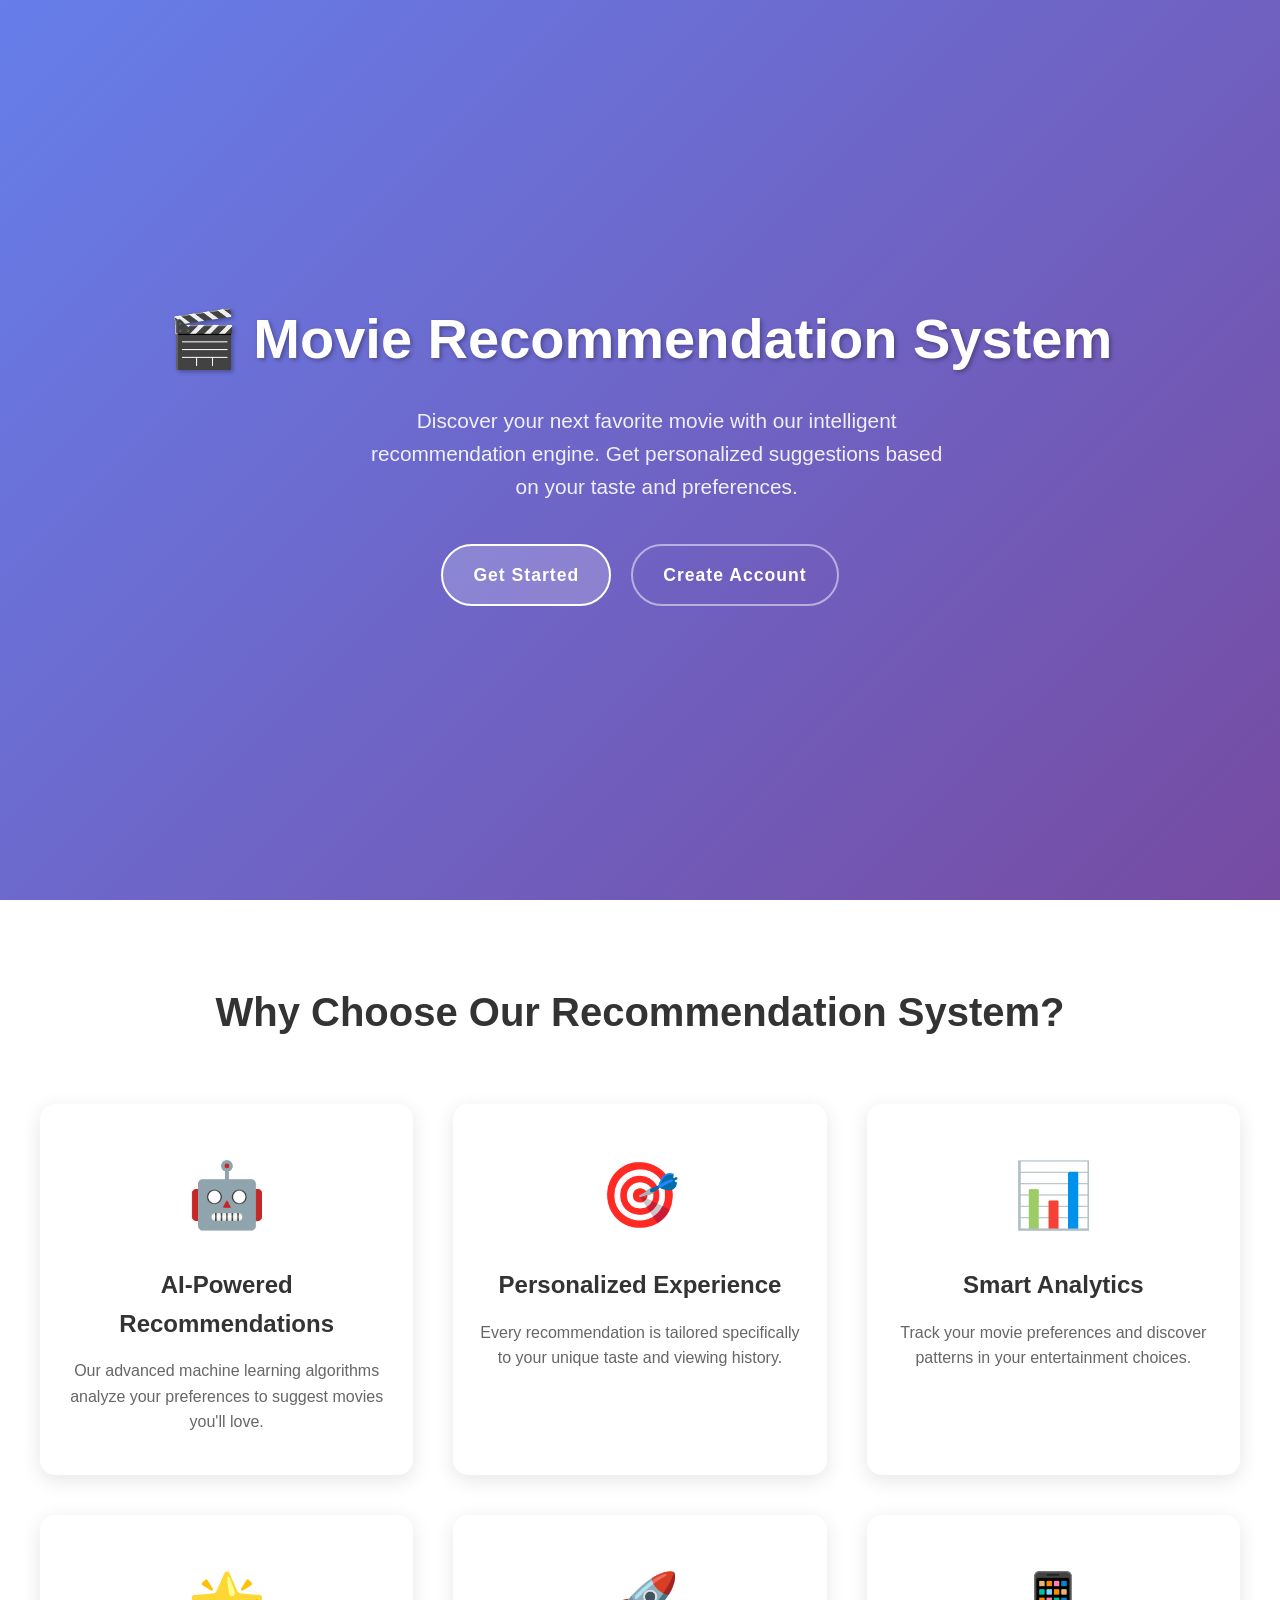
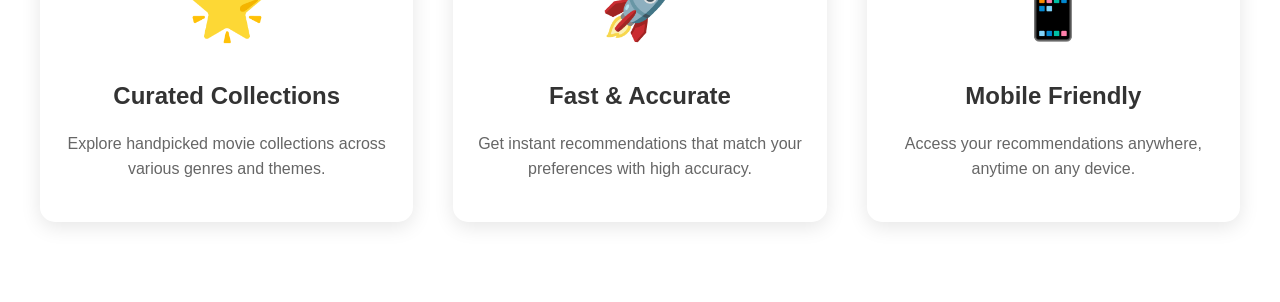
<file: templates/index.html>
<!DOCTYPE html>
<html lang="en">
<head>
    <meta charset="UTF-8">
    <meta name="viewport" content="width=device-width, initial-scale=1.0">
    <title>Movie Recommendation System - Home</title>
    <link rel="stylesheet" href="../static/css/style.css">
    <link rel="stylesheet" href="../static/css/auth.css">
    <style>
        .hero-section {
            background: linear-gradient(135deg, #667eea 0%, #764ba2 100%);
            color: white;
            text-align: center;
            padding: 100px 20px;
            min-height: 100vh;
            display: flex;
            align-items: center;
            justify-content: center;
            flex-direction: column;
        }
        
        .hero-content h1 {
            font-size: 3.5rem;
            margin-bottom: 20px;
            font-weight: bold;
            text-shadow: 2px 2px 4px rgba(0,0,0,0.3);
        }
        
        .hero-content p {
            font-size: 1.3rem;
            margin-bottom: 40px;
            max-width: 600px;
            line-height: 1.6;
            opacity: 0.9;
        }
        
        .hero-buttons {
            display: flex;
            gap: 20px;
            flex-wrap: wrap;
            justify-content: center;
        }
        
        .hero-btn {
            padding: 15px 30px;
            font-size: 1.1rem;
            border-radius: 50px;
            text-decoration: none;
            transition: all 0.3s ease;
            font-weight: 600;
            letter-spacing: 1px;
        }
        
        .hero-btn-primary {
            background: rgba(255, 255, 255, 0.2);
            color: white;
            border: 2px solid white;
        }
        
        .hero-btn-primary:hover {
            background: white;
            color: #667eea;
            transform: translateY(-2px);
            box-shadow: 0 10px 25px rgba(0,0,0,0.2);
        }
        
        .hero-btn-secondary {
            background: transparent;
            color: white;
            border: 2px solid rgba(255, 255, 255, 0.5);
        }
        
        .hero-btn-secondary:hover {
            background: rgba(255, 255, 255, 0.1);
            border-color: white;
            transform: translateY(-2px);
        }
        
        .features-section {
            background: white;
            padding: 80px 20px;
        }
        
        .features-container {
            max-width: 1200px;
            margin: 0 auto;
        }
        
        .features-title {
            text-align: center;
            font-size: 2.5rem;
            margin-bottom: 60px;
            color: #333;
        }
        
        .features-grid {
            display: grid;
            grid-template-columns: repeat(auto-fit, minmax(300px, 1fr));
            gap: 40px;
        }
        
        .feature-card {
            text-align: center;
            padding: 40px 20px;
            border-radius: 15px;
            box-shadow: 0 5px 20px rgba(0,0,0,0.1);
            transition: transform 0.3s ease;
        }
        
        .feature-card:hover {
            transform: translateY(-10px);
        }
        
        .feature-icon {
            font-size: 4rem;
            margin-bottom: 20px;
        }
        
        .feature-card h3 {
            font-size: 1.5rem;
            margin-bottom: 15px;
            color: #333;
        }
        
        .feature-card p {
            color: #666;
            line-height: 1.6;
        }
        
        @media (max-width: 768px) {
            .hero-content h1 {
                font-size: 2.5rem;
            }
            
            .hero-content p {
                font-size: 1.1rem;
            }
            
            .hero-buttons {
                flex-direction: column;
                align-items: center;
            }
            
            .hero-btn {
                width: 250px;
            }
        }
    </style>
</head>
<body>
    <div class="hero-section">
        <div class="hero-content">
            <h1>🎬 Movie Recommendation System</h1>
            <p style="text-align: center; margin-left: 20%;">
                Discover your next favorite movie with our intelligent recommendation engine. 
                Get personalized suggestions based on your taste and preferences.
            </p>
            <div class="hero-buttons">
                <a href="login.html" class="hero-btn hero-btn-primary">Get Started</a>
                <a href="register.html" class="hero-btn hero-btn-secondary">Create Account</a>
            </div>
        </div>
    </div>
    
    <div class="features-section">
        <div class="features-container">
            <h2 class="features-title">Why Choose Our Recommendation System?</h2>
            <div class="features-grid">
                <div class="feature-card">
                    <div class="feature-icon">🤖</div>
                    <h3>AI-Powered Recommendations</h3>
                    <p>Our advanced machine learning algorithms analyze your preferences to suggest movies you'll love.</p>
                </div>
                
                <div class="feature-card">
                    <div class="feature-icon">🎯</div>
                    <h3>Personalized Experience</h3>
                    <p>Every recommendation is tailored specifically to your unique taste and viewing history.</p>
                </div>
                
                <div class="feature-card">
                    <div class="feature-icon">📊</div>
                    <h3>Smart Analytics</h3>
                    <p>Track your movie preferences and discover patterns in your entertainment choices.</p>
                </div>
                
                <div class="feature-card">
                    <div class="feature-icon">🌟</div>
                    <h3>Curated Collections</h3>
                    <p>Explore handpicked movie collections across various genres and themes.</p>
                </div>
                
                <div class="feature-card">
                    <div class="feature-icon">🚀</div>
                    <h3>Fast & Accurate</h3>
                    <p>Get instant recommendations that match your preferences with high accuracy.</p>
                </div>
                
                <div class="feature-card">
                    <div class="feature-icon">📱</div>
                    <h3>Mobile Friendly</h3>
                    <p>Access your recommendations anywhere, anytime on any device.</p>
                </div>
            </div>
        </div>
    </div>
    
    <script>
        // Check if user is already logged in
        document.addEventListener('DOMContentLoaded', function() {
            const userData = sessionStorage.getItem('currentUser');
            if (userData) {
                // User is logged in, redirect to dashboard
                window.location.href = 'dashboard.html';
            }
        });
        
        // Add smooth scrolling
        document.querySelectorAll('a[href^="#"]').forEach(anchor => {
            anchor.addEventListener('click', function (e) {
                e.preventDefault();
                document.querySelector(this.getAttribute('href')).scrollIntoView({
                    behavior: 'smooth'
                });
            });
        });
    </script>
</body>
</html>
</file>
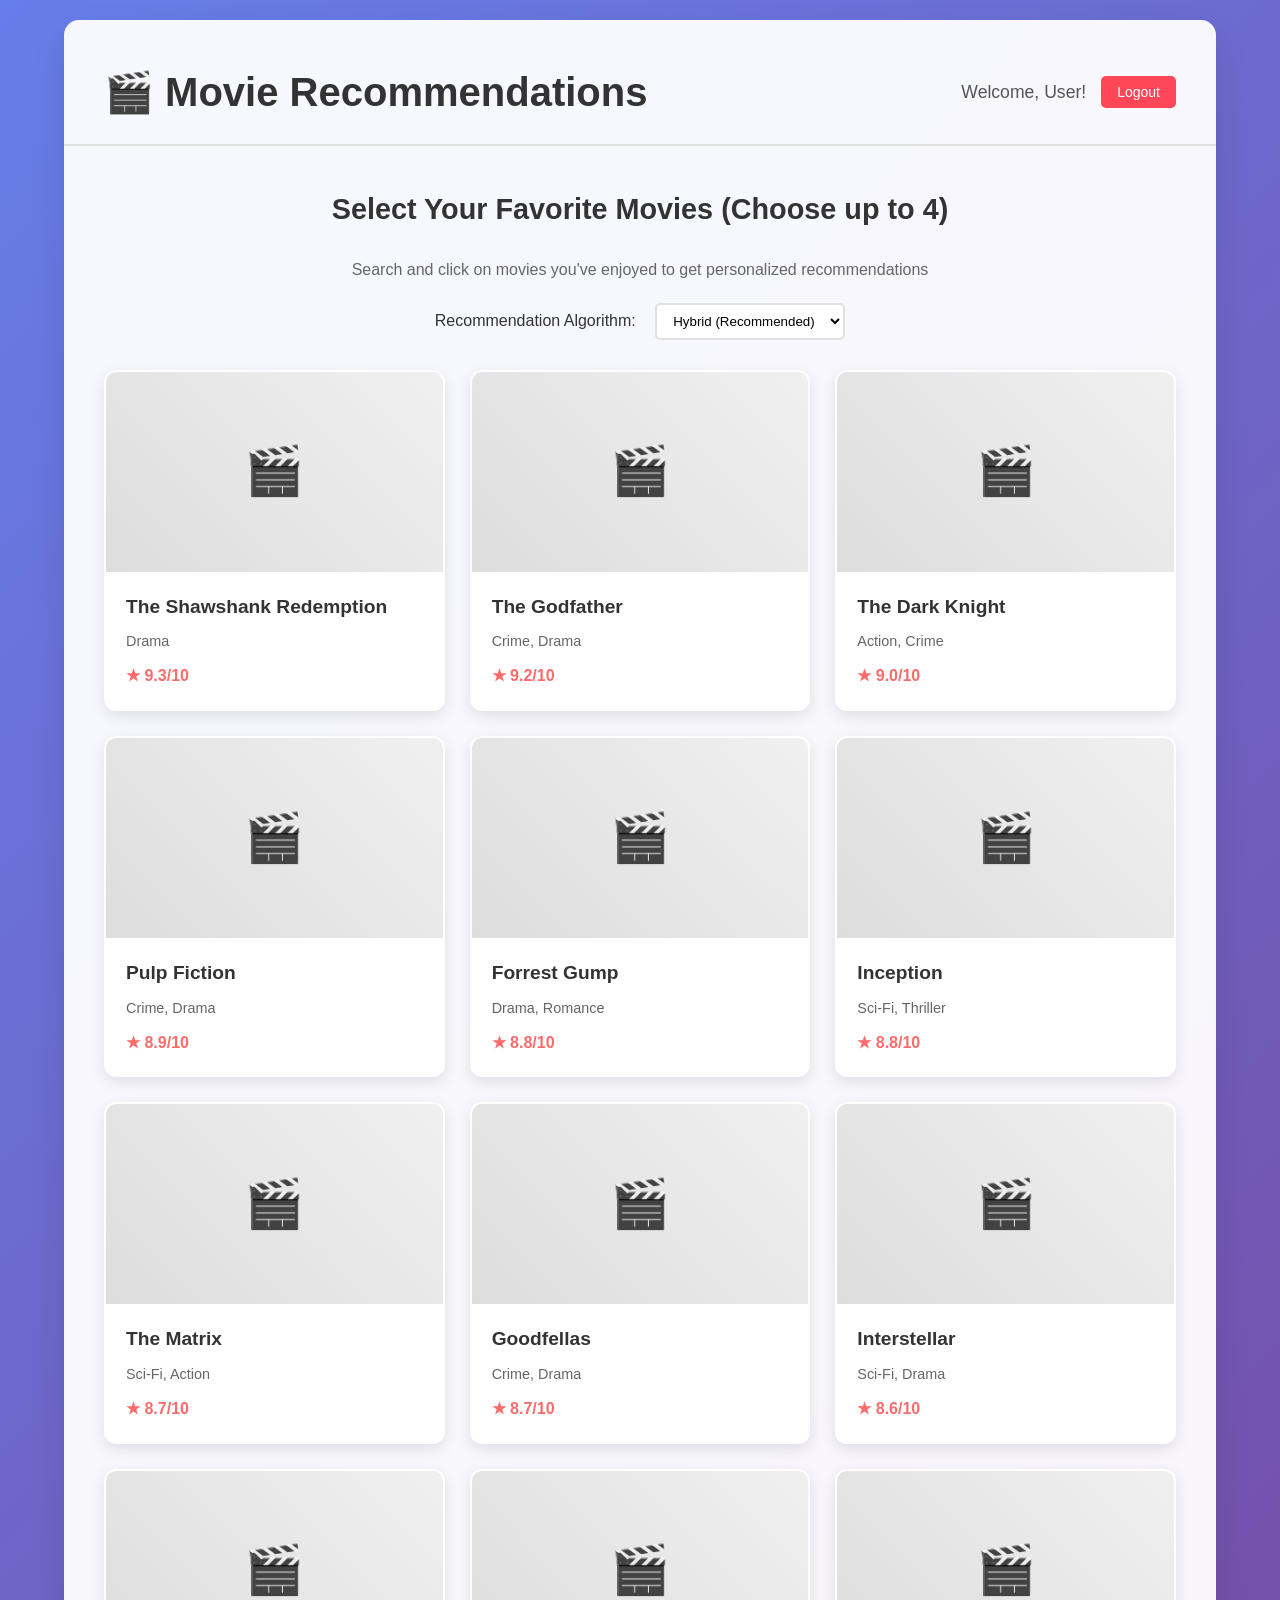
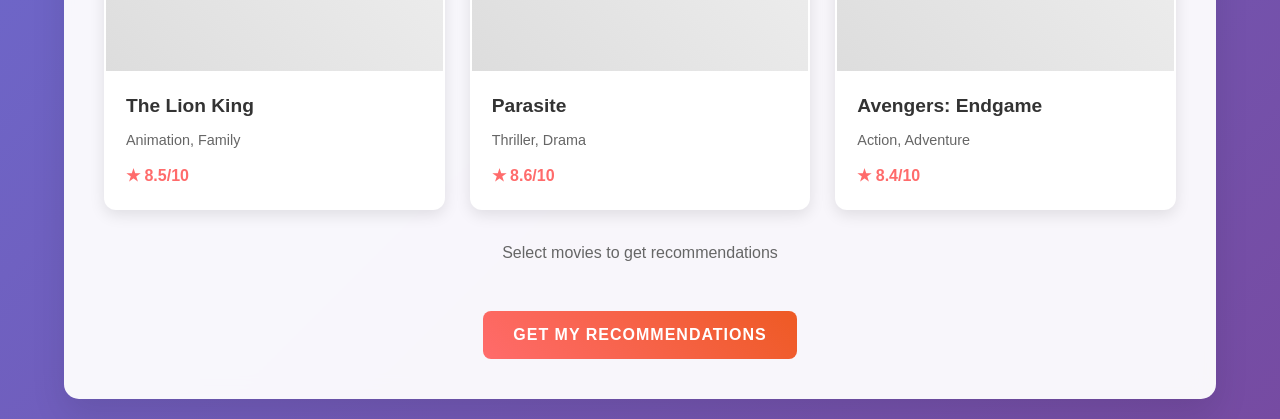
<file: templates/dashboard.html>
<!DOCTYPE html>
<html lang="en">
<head>
    <meta charset="UTF-8">
    <meta name="viewport" content="width=device-width, initial-scale=1.0">
    <title>Dashboard - Movie Recommendation System</title>
    <link rel="stylesheet" href="../static/css/style.css">
</head>
<body>
    <div class="container">
        <div class="main-header">
            <h1 class="main-title">🎬 Movie Recommendations</h1>
            <div class="user-info">
                <span class="user-name">Welcome, <span id="currentUser">User</span>!</span>
                <button class="btn-logout" onclick="MovieApp.logout()">Logout</button>
            </div>
        </div>

        <div class="movies-section">
            <h2 class="section-title">Select Your Favorite Movies (Choose up to 4)</h2>
            <p style="text-align: center; color: #666; margin-bottom: 20px;">
                Search and click on movies you've enjoyed to get personalized recommendations
            </p>
            
            <!-- Search will be inserted here by JavaScript -->
            
            <!-- Algorithm Selection -->
            <div style="text-align: center; margin-bottom: 30px;">
                <label style="margin-right: 15px; color: #333; font-weight: 500;">Recommendation Algorithm:</label>
                <select id="algorithmSelect" onchange="changeAlgorithm()" style="padding: 8px 12px; border: 2px solid #e1e1e1; border-radius: 5px; background: white;">
                    <option value="hybrid">Hybrid (Recommended)</option>
                    <option value="content_based">Content-Based</option>
                    <option value="collaborative">Collaborative Filtering</option>
                </select>
            </div>
            
            <div class="movies-grid" id="moviesGrid">
                <!-- Movies will be populated from MovieLens database -->
                <div style="grid-column: 1 / -1; text-align: center; padding: 40px;">
                    <div style="font-size: 2rem; margin-bottom: 10px;">🎬</div>
                    <p>Loading movies from database...</p>
                </div>
            </div>
            
            <div style="text-align: center; margin-top: 30px;">
                <div id="selectionInfo" style="margin-bottom: 15px; color: #666;">
                    Select movies to get recommendations
                </div>
                <button class="btn btn-recommend" id="getRecommendationsBtn" onclick="getRecommendations()">
                    Get My Recommendations
                </button>
            </div>
        </div>

        <div class="recommendations-section hidden" id="recommendationsSection">
            <h2 class="section-title">🌟 Recommended For You</h2>
            <div id="recommendationInfo" style="text-align: center; margin-bottom: 25px; color: #666;">
                <!-- Algorithm info will be displayed here -->
            </div>
            <div class="recommendations-grid" id="recommendationsGrid">
                <!-- Recommendations will be populated by JavaScript -->
            </div>
            
            <!-- Feedback Section -->
            <div style="text-align: center; margin-top: 40px; padding: 20px; background: #f8f9ff; border-radius: 10px;">
                <h3 style="color: #333; margin-bottom: 15px;">How did we do?</h3>
                <p style="color: #666; margin-bottom: 20px;">Your feedback helps us improve our recommendations</p>
                <div id="feedbackButtons" style="display: flex; gap: 10px; justify-content: center; flex-wrap: wrap;">
                    <button onclick="provideFeedback('excellent')" class="btn" style="background: #2ed573; color: white;">😍 Excellent</button>
                    <button onclick="provideFeedback('good')" class="btn" style="background: #ffa502; color: white;">😊 Good</button>
                    <button onclick="provideFeedback('okay')" class="btn" style="background: #ff6b6b; color: white;">😐 Okay</button>
                    <button onclick="provideFeedback('poor')" class="btn" style="background: #ff4757; color: white;">😞 Poor</button>
                </div>
            </div>
        </div>
        
        <!-- User Statistics Section -->
        <div id="statsSection" class="hidden" style="margin-top: 40px; padding: 40px; border-top: 2px solid #e1e1e1;">
            <h2 class="section-title">📊 Your Movie Stats</h2>
            <div style="display: grid; grid-template-columns: repeat(auto-fit, minmax(200px, 1fr)); gap: 20px;">
                <div style="background: linear-gradient(45deg, #667eea, #764ba2); color: white; padding: 20px; border-radius: 10px; text-align: center;">
                    <h3 style="margin-bottom: 10px;">Movies Selected</h3>
                    <p id="selectedCount" style="font-size: 2rem; font-weight: bold;">0</p>
                </div>
                <div style="background: linear-gradient(45deg, #ff6b6b, #ee5a24); color: white; padding: 20px; border-radius: 10px; text-align: center;">
                    <h3 style="margin-bottom: 10px;">Recommendations</h3>
                    <p id="recommendationCount" style="font-size: 2rem; font-weight: bold;">0</p>
                </div>
                <div style="background: linear-gradient(45deg, #2ed573, #17a085); color: white; padding: 20px; border-radius: 10px; text-align: center;">
                    <h3 style="margin-bottom: 10px;">Diversity Score</h3>
                    <p id="diversityScore" style="font-size: 2rem; font-weight: bold;">-</p>
                </div>
            </div>
        </div>
    </div>

    <script src="../static/js/main.js"></script>
    <script src="../static/js/recommendations.js"></script>
    <script>
        let recommendationUI;
        
        // Initialize the dashboard
        document.addEventListener('DOMContentLoaded', function() {
            // Check authentication
            if (!MovieApp.checkAuth()) {
                return;
            }
            
            // Initialize recommendation system
            recommendationUI = RecommendationSystem.initRecommendationSystem(movies);
            
            // Initialize the main app
            MovieApp.init();
            
            // Show stats section
            document.getElementById('statsSection').classList.remove('hidden');
        });
        
        // Enhanced recommendation function
        async function getRecommendations() {
            if (selectedMovies.length === 0) {
                MovieApp.showAlert('Please select at least one movie!', 'error');
                return;
            }

            // Show loading state
            const btn = document.getElementById('getRecommendationsBtn');
            const originalText = btn.textContent;
            btn.textContent = 'Getting Recommendations...';
            btn.disabled = true;

            try {
                // Get recommendations using the recommendation engine
                const result = await recommendationUI.getRecommendations(selectedMovies);
                
                if (result.success) {
                    displayEnhancedRecommendations(result);
                    updateStats(result);
                } else {
                    MovieApp.showAlert('Error getting recommendations: ' + result.error, 'error');
                }
            } catch (error) {
                console.error('Error:', error);
                MovieApp.showAlert('An error occurred. Please try again.', 'error');
            } finally {
                btn.textContent = originalText;
                btn.disabled = false;
            }
        }
        
        // Display enhanced recommendations
        function displayEnhancedRecommendations(result) {
            const section = document.getElementById('recommendationsSection');
            const grid = document.getElementById('recommendationsGrid');
            const info = document.getElementById('recommendationInfo');
            
            // Update algorithm info
            info.innerHTML = `
                <p>Using <strong>${result.algorithm}</strong> algorithm | 
                Diversity Score: <strong>${(result.diversity * 100).toFixed(1)}%</strong></p>
            `;
            
            grid.innerHTML = '';
            
            result.recommendations.forEach((rec, index) => {
                const card = document.createElement('div');
                card.className = 'recommendation-card';
                card.style.animationDelay = `${index * 0.1}s`;
                card.innerHTML = `
                    <div style="font-size: 2rem; margin-bottom: 10px;">🎭</div>
                    <h3 style="margin-bottom: 8px; color: #333;">${rec.title}</h3>
                    <p style="color: #666; margin-bottom: 5px; font-size: 0.9rem;">${rec.genre}</p>
                    <p style="color: #ff6b6b; font-weight: bold; margin-bottom: 8px;">★ ${rec.rating}</p>
                    <p style="color: #888; font-size: 0.8rem; font-style: italic;">${rec.reason || 'Great choice for you!'}</p>
                `;
                grid.appendChild(card);
            });

            section.classList.remove('hidden');
            section.scrollIntoView({ behavior: 'smooth' });
        }
        
        // Update statistics
        function updateStats(result) {
            document.getElementById('selectedCount').textContent = selectedMovies.length;
            document.getElementById('recommendationCount').textContent = result.recommendations.length;
            document.getElementById('diversityScore').textContent = (result.diversity * 100).toFixed(1) + '%';
            
            const selectionInfo = document.getElementById('selectionInfo');
            selectionInfo.textContent = `${selectedMovies.length}/4 movies selected`;
        }
        
        // Change recommendation algorithm
        function changeAlgorithm() {
            const select = document.getElementById('algorithmSelect');
            const algorithm = select.value;
            
            if (recommendationUI && recommendationUI.setAlgorithm(algorithm)) {
                MovieApp.showAlert(`Switched to ${algorithm} algorithm`, 'success');
                
                // Hide previous recommendations
                const section = document.getElementById('recommendationsSection');
                section.classList.add('hidden');
            }
        }
        
        // Provide feedback
        function provideFeedback(rating) {
            if (recommendationUI) {
                const ratingMap = {
                    'excellent': 5,
                    'good': 4,
                    'okay': 3,
                    'poor': 1
                };
                
                // For demo, we'll provide feedback for the first recommendation
                const firstRec = document.querySelector('.recommendation-card h3');
                if (firstRec) {
                    recommendationUI.provideFeedback(firstRec.textContent, ratingMap[rating]);
                    MovieApp.showAlert('Thank you for your feedback!', 'success');
                    
                    // Hide feedback buttons
                    document.getElementById('feedbackButtons').style.display = 'none';
                }
            }
        }
        
        // Override the original selectMovie function with enhanced version
        function selectMovie(movieId, cardElement) {
            if (selectedMovies.includes(movieId)) {
                // Deselect movie
                selectedMovies = selectedMovies.filter(id => id !== movieId);
                cardElement.classList.remove('selected');
            } else if (selectedMovies.length < 4) {
                // Select movie
                selectedMovies.push(movieId);
                cardElement.classList.add('selected');
            } else {
                MovieApp.showAlert('You can select up to 4 movies only!', 'error');
                return;
            }
            
            // Update selection info
            const selectionInfo = document.getElementById('selectionInfo');
            selectionInfo.textContent = `${selectedMovies.length}/4 movies selected`;
            
            // Update stats
            document.getElementById('selectedCount').textContent = selectedMovies.length;
            
            // Update button text
            const btn = document.getElementById('getRecommendationsBtn');
            if (selectedMovies.length > 0) {
                btn.textContent = `Get Recommendations (${selectedMovies.length} selected)`;
            } else {
                btn.textContent = 'Get My Recommendations';
            }
        }
        
        // Make selectMovie available globally
        window.selectMovie = selectMovie;
    </script>
</body>
</html>
</file>
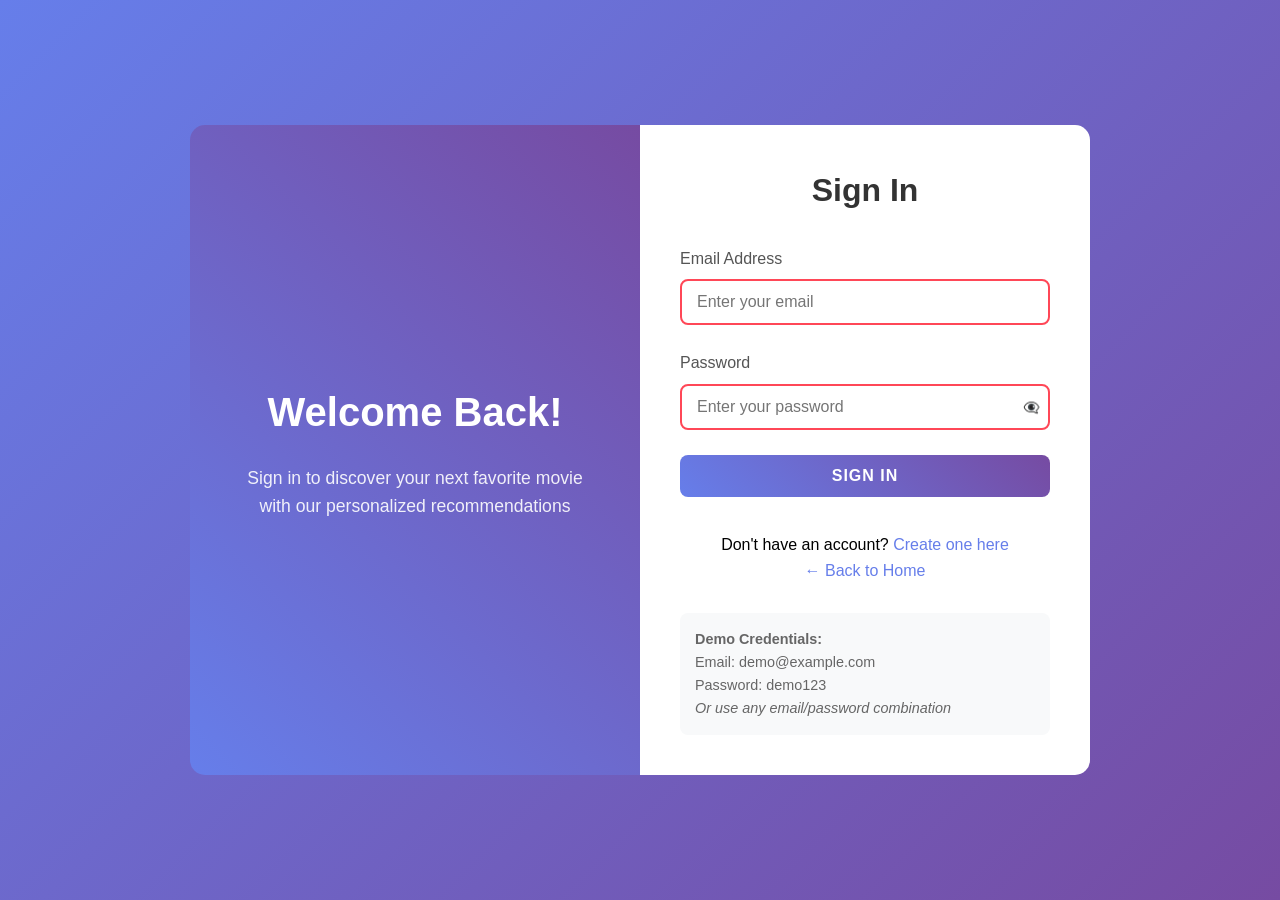
<file: templates/login.html>
<!DOCTYPE html>
<html lang="en">
<head>
    <meta charset="UTF-8">
    <meta name="viewport" content="width=device-width, initial-scale=1.0">
    <title>Login - Movie Recommendation System</title>
    <link rel="stylesheet" href="../static/css/style.css">
    <link rel="stylesheet" href="../static/css/auth.css">
</head>
<body class="auth-body">
    <div class="auth-container">
        <div class="auth-left">
            <div>
                <h1 class="auth-title">Welcome Back!</h1>
                <p class="auth-subtitle">Sign in to discover your next favorite movie with our personalized recommendations</p>
            </div>
        </div>
        <div class="auth-right">
            <h2 class="form-title">Sign In</h2>
            
            <form id="loginForm" class="auth-form">
                <div class="form-group">
                    <label for="email">Email Address</label>
                    <input 
                        type="email" 
                        id="email" 
                        name="email" 
                        class="form-control" 
                        required 
                        placeholder="Enter your email"
                        autocomplete="email"
                    >
                </div>
                
                <div class="form-group">
                    <label for="password">Password</label>
                    <div style="position: relative;">
                        <input 
                            type="password" 
                            id="password" 
                            name="password" 
                            class="form-control" 
                            required 
                            placeholder="Enter your password"
                            autocomplete="current-password"
                        >
                        <button 
                            type="button" 
                            onclick="AuthApp.togglePassword('password')"
                            style="position: absolute; right: 10px; top: 50%; transform: translateY(-50%); background: none; border: none; cursor: pointer;"
                        >👁️‍🗨️</button>
                    </div>
                </div>
                
                <button type="submit" class="btn btn-primary btn-full">
                    Sign In
                </button>
            </form>
            
            <div class="auth-link">
                <p>Don't have an account? <a href="register.html">Create one here</a></p>
                <p><a href="index.html">← Back to Home</a></p>
            </div>
            
            <!-- Demo credentials info -->
            <div style="margin-top: 30px; padding: 15px; background: #f8f9fa; border-radius: 8px; font-size: 0.9rem; color: #666;">
                <strong>Demo Credentials:</strong><br>
                Email: demo@example.com<br>
                Password: demo123<br>
                <em>Or use any email/password combination</em>
            </div>
        </div>
    </div>
    
    <script src="../static/js/auth.js"></script>
</body>
</html>
</file>
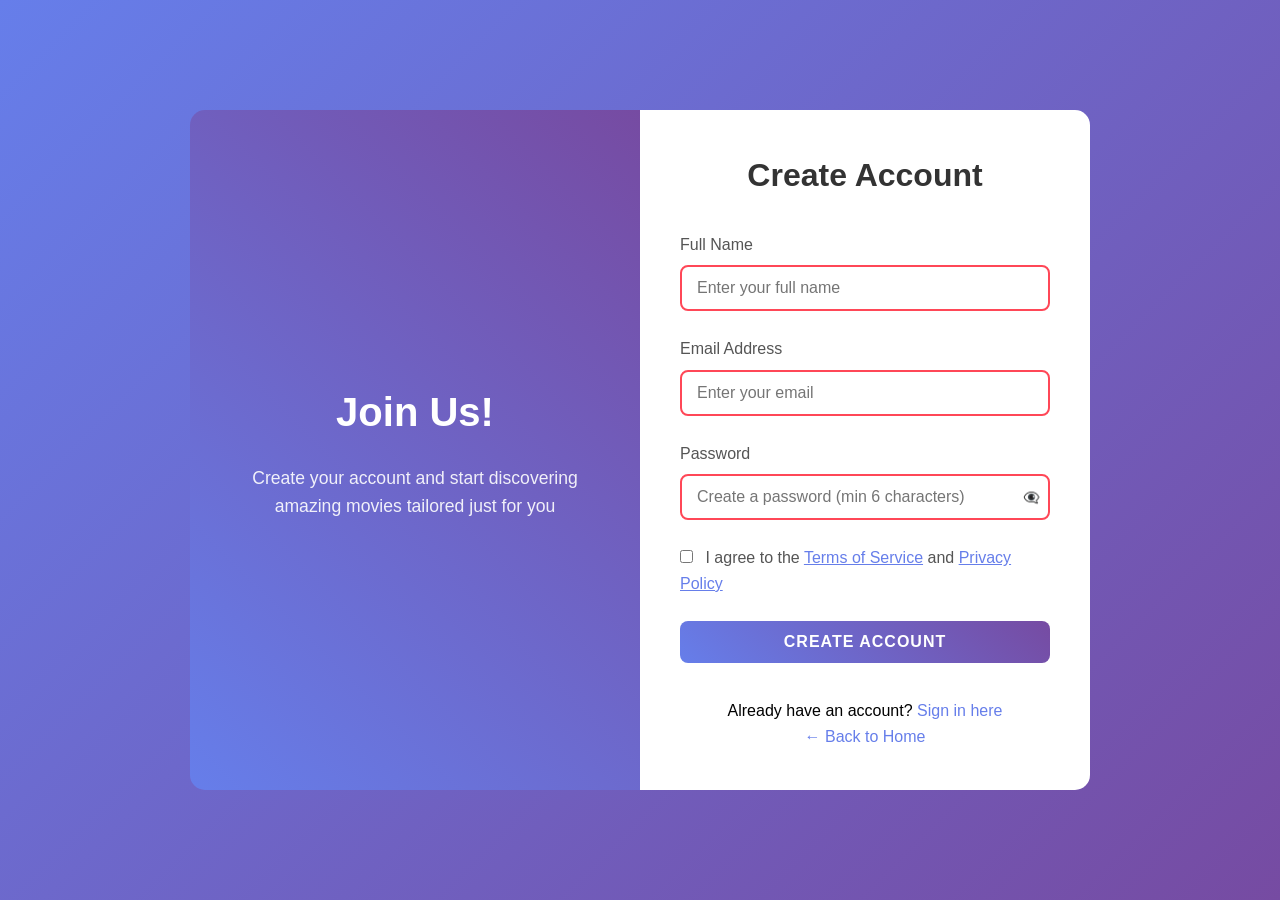
<file: templates/register.html>
<!DOCTYPE html>
<html lang="en">
<head>
    <meta charset="UTF-8">
    <meta name="viewport" content="width=device-width, initial-scale=1.0">
    <title>Register - Movie Recommendation System</title>
    <link rel="stylesheet" href="../static/css/style.css">
    <link rel="stylesheet" href="../static/css/auth.css">
</head>
<body class="auth-body">
    <div class="auth-container">
        <div class="auth-left">
            <div>
                <h1 class="auth-title">Join Us!</h1>
                <p class="auth-subtitle">Create your account and start discovering amazing movies tailored just for you</p>
            </div>
        </div>
        <div class="auth-right">
            <h2 class="form-title">Create Account</h2>
            
            <form id="registerForm" class="auth-form">
                <div class="form-group">
                    <label for="name">Full Name</label>
                    <input 
                        type="text" 
                        id="name" 
                        name="name" 
                        class="form-control" 
                        required 
                        placeholder="Enter your full name"
                        autocomplete="name"
                    >
                </div>
                
                <div class="form-group">
                    <label for="email">Email Address</label>
                    <input 
                        type="email" 
                        id="email" 
                        name="email" 
                        class="form-control" 
                        required 
                        placeholder="Enter your email"
                        autocomplete="email"
                    >
                </div>
                
                <div class="form-group">
                    <label for="password">Password</label>
                    <div style="position: relative;">
                        <input 
                            type="password" 
                            id="password" 
                            name="password" 
                            class="form-control" 
                            required 
                            placeholder="Create a password (min 6 characters)"
                            autocomplete="new-password"
                        >
                        <button 
                            type="button" 
                            onclick="AuthApp.togglePassword('password')"
                            style="position: absolute; right: 10px; top: 50%; transform: translateY(-50%); background: none; border: none; cursor: pointer;"
                        >👁️‍🗨️</button>
                    </div>
                    <div id="passwordStrength" class="password-strength" style="margin-top: 5px; font-size: 0.8rem;"></div>
                </div>
                
                <div class="form-group">
                    <label>
                        <input type="checkbox" required style="margin-right: 8px;">
                        I agree to the <a href="#" style="color: #667eea;">Terms of Service</a> and <a href="#" style="color: #667eea;">Privacy Policy</a>
                    </label>
                </div>
                
                <button type="submit" class="btn btn-primary btn-full">
                    Create Account
                </button>
            </form>
            
            <div class="auth-link">
                <p>Already have an account? <a href="login.html">Sign in here</a></p>
                <p><a href="index.html">← Back to Home</a></p>
            </div>
        </div>
    </div>
    
    <script src="../static/js/auth.js"></script>
    <script>
        // Add password strength indicator
        document.addEventListener('DOMContentLoaded', function() {
            const passwordInput = document.getElementById('password');
            const strengthDiv = document.getElementById('passwordStrength');
            
            passwordInput.addEventListener('input', function() {
                const password = this.value;
                if (password.length === 0) {
                    strengthDiv.innerHTML = '';
                    return;
                }
                
                const strength = AuthApp.checkPasswordStrength(password);
                const colors = {
                    weak: '#ff4757',
                    medium: '#ffa502',
                    strong: '#2ed573'
                };
                
                strengthDiv.innerHTML = `
                    <div style="color: ${colors[strength.level]}; font-weight: 500;">
                        Password strength: ${strength.level.toUpperCase()}
                    </div>
                `;
                
                if (strength.feedback.length > 0) {
                    strengthDiv.innerHTML += `
                        <div style="color: #666; font-size: 0.7rem; margin-top: 2px;">
                            ${strength.feedback.slice(0, 2).join(', ')}
                        </div>
                    `;
                }
            });
        });
    </script>
</body>
</html>
</file>
<file: static/css/style.css>
/* Main Styles for Movie Recommendation System */
* {
    margin: 0;
    padding: 0;
    box-sizing: border-box;
}

body {
    font-family: 'Arial', sans-serif;
    background: linear-gradient(135deg, #667eea 0%, #764ba2 100%);
    min-height: 100vh;
    line-height: 1.6;
}

.container {
    background: rgba(255, 255, 255, 0.95);
    border-radius: 15px;
    box-shadow: 0 15px 35px rgba(0, 0, 0, 0.1);
    backdrop-filter: blur(10px);
    overflow: hidden;
    width: 90%;
    max-width: 1200px;
    margin: 20px auto;
    min-height: 600px;
}

/* Button Styles */
.btn {
    padding: 12px 24px;
    border: none;
    border-radius: 8px;
    font-size: 16px;
    font-weight: 600;
    cursor: pointer;
    transition: all 0.3s ease;
    text-transform: uppercase;
    letter-spacing: 1px;
    text-decoration: none;
    display: inline-block;
    text-align: center;
}

.btn-primary {
    background: linear-gradient(45deg, #667eea, #764ba2);
    color: white;
}

.btn-primary:hover {
    transform: translateY(-2px);
    box-shadow: 0 8px 25px rgba(102, 126, 234, 0.3);
}

.btn-secondary {
    background: transparent;
    color: #667eea;
    border: 2px solid #667eea;
}

.btn-secondary:hover {
    background: #667eea;
    color: white;
}

.btn-recommend {
    background: linear-gradient(45deg, #ff6b6b, #ee5a24);
    color: white;
    margin-top: 30px;
    padding: 15px 30px;
}

.btn-recommend:hover {
    transform: translateY(-2px);
    box-shadow: 0 8px 25px rgba(255, 107, 107, 0.4);
}

.btn-logout {
    background: #ff4757;
    color: white;
    border: none;
    padding: 8px 16px;
    border-radius: 5px;
    cursor: pointer;
    font-size: 14px;
}

.btn-logout:hover {
    background: #ff3742;
}

/* Navigation */
.navbar {
    background: rgba(255, 255, 255, 0.1);
    padding: 1rem 2rem;
    display: flex;
    justify-content: space-between;
    align-items: center;
}

.navbar .logo {
    font-size: 1.5rem;
    font-weight: bold;
    color: white;
}

.navbar .nav-links {
    display: flex;
    gap: 1rem;
}

.navbar .nav-links a {
    color: white;
    text-decoration: none;
    padding: 0.5rem 1rem;
    border-radius: 5px;
    transition: background 0.3s ease;
}

.navbar .nav-links a:hover {
    background: rgba(255, 255, 255, 0.2);
}

/* Main Page Header */
.main-header {
    display: flex;
    justify-content: space-between;
    align-items: center;
    margin-bottom: 40px;
    padding: 40px 40px 20px 40px;
    border-bottom: 2px solid #e1e1e1;
}

.main-title {
    font-size: 2.5rem;
    color: #333;
    font-weight: bold;
}

.user-info {
    display: flex;
    align-items: center;
    gap: 15px;
}

.user-name {
    font-size: 1.1rem;
    color: #555;
    font-weight: 500;
}

/* Movies Section */
.movies-section {
    padding: 0 40px 40px 40px;
}

.section-title {
    font-size: 1.8rem;
    margin-bottom: 25px;
    color: #333;
    text-align: center;
}

.movies-grid {
    display: grid;
    grid-template-columns: repeat(auto-fit, minmax(250px, 1fr));
    gap: 25px;
    margin-bottom: 30px;
}

.movie-card {
    background: white;
    border-radius: 12px;
    box-shadow: 0 5px 15px rgba(0, 0, 0, 0.1);
    overflow: hidden;
    transition: all 0.3s ease;
    border: 2px solid transparent;
    cursor: pointer;
}

.movie-card:hover {
    transform: translateY(-5px);
    box-shadow: 0 10px 25px rgba(0, 0, 0, 0.15);
}

.movie-card.selected {
    border-color: #667eea;
    box-shadow: 0 5px 20px rgba(102, 126, 234, 0.3);
}

.movie-poster {
    width: 100%;
    height: 200px;
    background: linear-gradient(45deg, #ddd, #f0f0f0);
    display: flex;
    align-items: center;
    justify-content: center;
    font-size: 3rem;
    color: #999;
}

.movie-info {
    padding: 20px;
}

.movie-title {
    font-size: 1.2rem;
    font-weight: bold;
    margin-bottom: 8px;
    color: #333;
}

.movie-genre {
    color: #666;
    font-size: 0.9rem;
    margin-bottom: 10px;
}

.movie-rating {
    color: #ff6b6b;
    font-weight: bold;
}

/* Recommendations Section */
.recommendations-section {
    margin-top: 40px;
    padding: 40px;
    border-top: 2px solid #e1e1e1;
}

.recommendations-grid {
    display: grid;
    grid-template-columns: repeat(auto-fit, minmax(200px, 1fr));
    gap: 20px;
}

.recommendation-card {
    background: linear-gradient(45deg, #f8f9ff, #e8eaff);
    border-radius: 10px;
    padding: 20px;
    text-align: center;
    transition: all 0.3s ease;
}

.recommendation-card:hover {
    transform: translateY(-3px);
    box-shadow: 0 5px 15px rgba(102, 126, 234, 0.2);
}

/* Utility Classes */
.hidden {
    display: none !important;
}

.text-center {
    text-align: center;
}

.mb-3 {
    margin-bottom: 1rem;
}

.mb-4 {
    margin-bottom: 1.5rem;
}

/* Responsive Design */
@media (max-width: 768px) {
    .container {
        width: 95%;
        margin: 10px auto;
    }
    
    .main-header {
        flex-direction: column;
        gap: 20px;
        text-align: center;
        padding: 20px;
    }
    
    .movies-section {
        padding: 0 20px 20px 20px;
    }
    
    .recommendations-section {
        padding: 20px;
    }
    
    .movies-grid {
        grid-template-columns: repeat(auto-fit, minmax(200px, 1fr));
        gap: 15px;
    }
}
</file>
<file: static/css/auth.css>
/* Authentication Pages Styles */

.auth-body {
    display: flex;
    align-items: center;
    justify-content: center;
    min-height: 100vh;
}

.auth-container {
    display: flex;
    min-height: 500px;
    max-width: 900px;
    width: 90%;
}

.auth-left {
    flex: 1;
    background: linear-gradient(45deg, #667eea, #764ba2);
    display: flex;
    align-items: center;
    justify-content: center;
    color: white;
    text-align: center;
    padding: 40px;
    border-radius: 15px 0 0 15px;
}

.auth-right {
    flex: 1;
    padding: 40px;
    display: flex;
    flex-direction: column;
    justify-content: center;
    background: white;
    border-radius: 0 15px 15px 0;
}

.auth-title {
    font-size: 2.5rem;
    margin-bottom: 20px;
    font-weight: bold;
}

.auth-subtitle {
    font-size: 1.1rem;
    opacity: 0.9;
    line-height: 1.6;
}

.form-title {
    font-size: 2rem;
    margin-bottom: 30px;
    color: #333;
    text-align: center;
}

.form-group {
    margin-bottom: 25px;
}

.form-group label {
    display: block;
    margin-bottom: 8px;
    color: #555;
    font-weight: 500;
}

.form-control {
    width: 100%;
    padding: 12px 15px;
    border: 2px solid #e1e1e1;
    border-radius: 8px;
    font-size: 16px;
    transition: all 0.3s ease;
    font-family: inherit;
}

.form-control:focus {
    outline: none;
    border-color: #667eea;
    box-shadow: 0 0 0 3px rgba(102, 126, 234, 0.1);
}

.form-control:invalid {
    border-color: #ff4757;
}

.btn-full {
    width: 100%;
    margin-bottom: 15px;
}

.auth-link {
    text-align: center;
    margin-top: 20px;
}

.auth-link a {
    color: #667eea;
    text-decoration: none;
    font-weight: 500;
}

.auth-link a:hover {
    text-decoration: underline;
}

.alert {
    padding: 12px 16px;
    border-radius: 8px;
    margin-bottom: 20px;
    font-weight: 500;
}

.alert-success {
    background-color: #d4edda;
    color: #155724;
    border: 1px solid #c3e6cb;
}

.alert-error {
    background-color: #f8d7da;
    color: #721c24;
    border: 1px solid #f5c6cb;
}

.loading {
    opacity: 0.7;
    pointer-events: none;
}

/* Animation for form transitions */
.auth-form {
    animation: slideIn 0.5s ease-out;
}

@keyframes slideIn {
    from {
        opacity: 0;
        transform: translateX(20px);
    }
    to {
        opacity: 1;
        transform: translateX(0);
    }
}

/* Responsive Design for Auth Pages */
@media (max-width: 768px) {
    .auth-container {
        flex-direction: column;
        max-width: 400px;
    }
    
    .auth-left {
        border-radius: 15px 15px 0 0;
        padding: 30px 20px;
    }
    
    .auth-right {
        border-radius: 0 0 15px 15px;
        padding: 30px 20px;
    }
    
    .auth-title {
        font-size: 2rem;
    }
    
    .auth-subtitle {
        font-size: 1rem;
    }
    
    .form-title {
        font-size: 1.5rem;
    }
}

@media (max-width: 480px) {
    .auth-container {
        width: 95%;
    }
    
    .auth-left,
    .auth-right {
        padding: 20px;
    }
}
</file>
